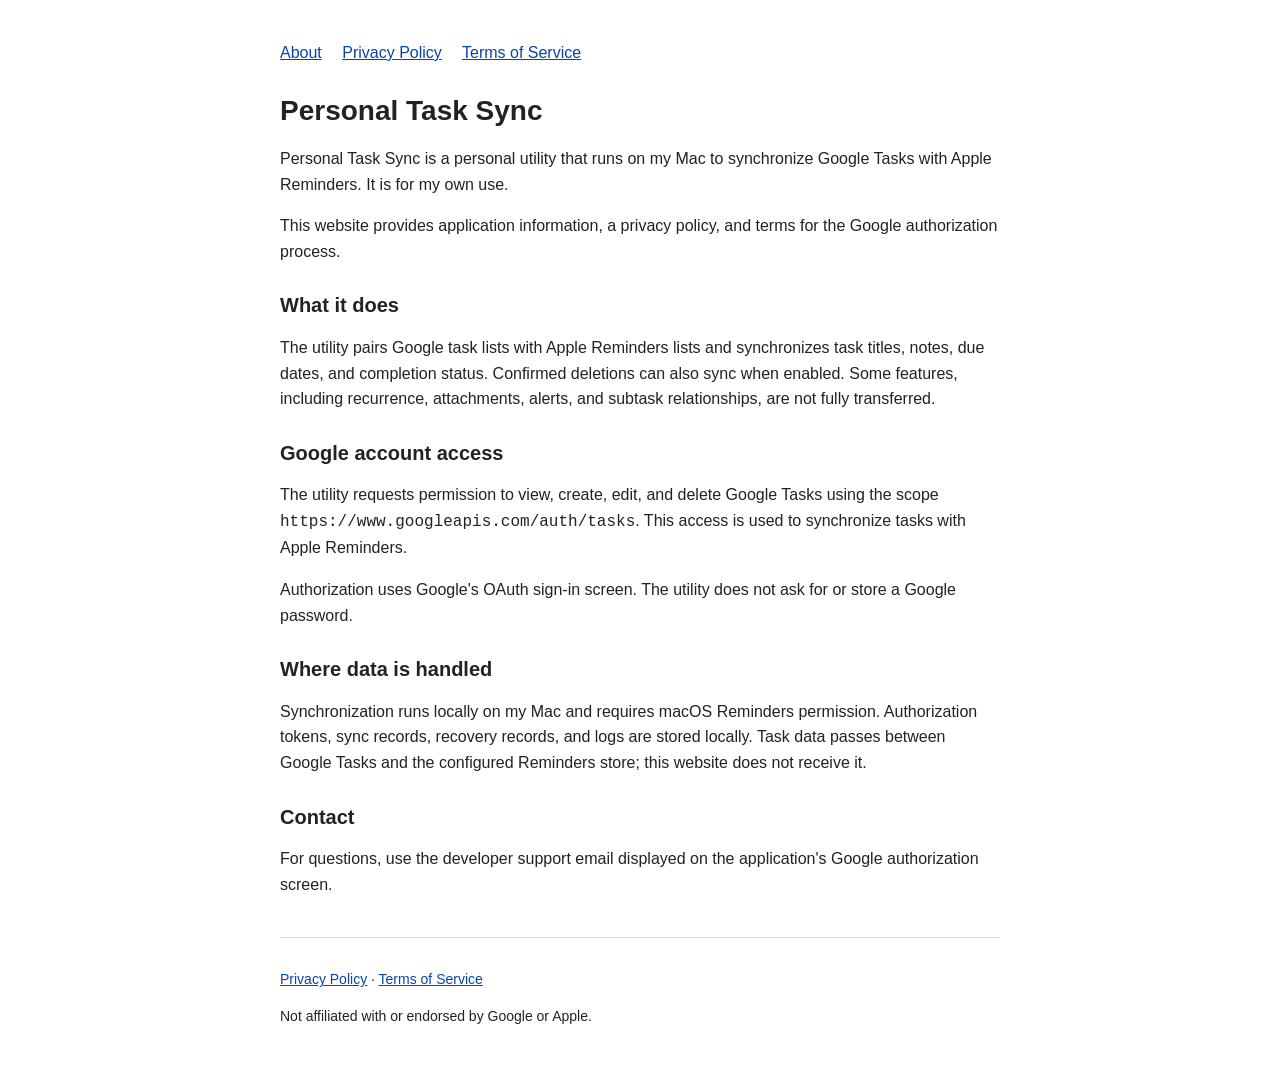
<file: index.html>
<!doctype html>
<html lang="en">
<head>
  <meta charset="utf-8">
  <meta name="viewport" content="width=device-width, initial-scale=1">
  <meta name="description" content="Information about Personal Task Sync, a personal utility for syncing Google Tasks with Apple Reminders.">
  <title>Personal Task Sync</title>
  <link rel="stylesheet" href="styles.css">
</head>
<body>
  <a class="skip" href="#main">Skip to content</a>
  <nav aria-label="Main navigation">
    <a href="index.html" aria-current="page">About</a>
    <a href="privacy.html">Privacy Policy</a>
    <a href="terms.html">Terms of Service</a>
  </nav>
  <main id="main">
    <h1>Personal Task Sync</h1>
    <p>Personal Task Sync is a personal utility that runs on my Mac to synchronize Google Tasks with Apple Reminders. It is for my own use.</p>
    <p>This website provides application information, a privacy policy, and terms for the Google authorization process.</p>
    <h2>What it does</h2>
    <p>The utility pairs Google task lists with Apple Reminders lists and synchronizes task titles, notes, due dates, and completion status. Confirmed deletions can also sync when enabled. Some features, including recurrence, attachments, alerts, and subtask relationships, are not fully transferred.</p>
    <h2>Google account access</h2>
    <p>The utility requests permission to view, create, edit, and delete Google Tasks using the scope <code>https://www.googleapis.com/auth/tasks</code>. This access is used to synchronize tasks with Apple Reminders.</p>
    <p>Authorization uses Google's OAuth sign-in screen. The utility does not ask for or store a Google password.</p>
    <h2>Where data is handled</h2>
    <p>Synchronization runs locally on my Mac and requires macOS Reminders permission. Authorization tokens, sync records, recovery records, and logs are stored locally. Task data passes between Google Tasks and the configured Reminders store; this website does not receive it.</p>
    <h2>Contact</h2>
    <p>For questions, use the developer support email displayed on the application's Google authorization screen.</p>
  </main>
  <footer>
    <p><a href="privacy.html">Privacy Policy</a> · <a href="terms.html">Terms of Service</a></p>
    <p>Not affiliated with or endorsed by Google or Apple.</p>
  </footer>
</body>
</html>
</file>
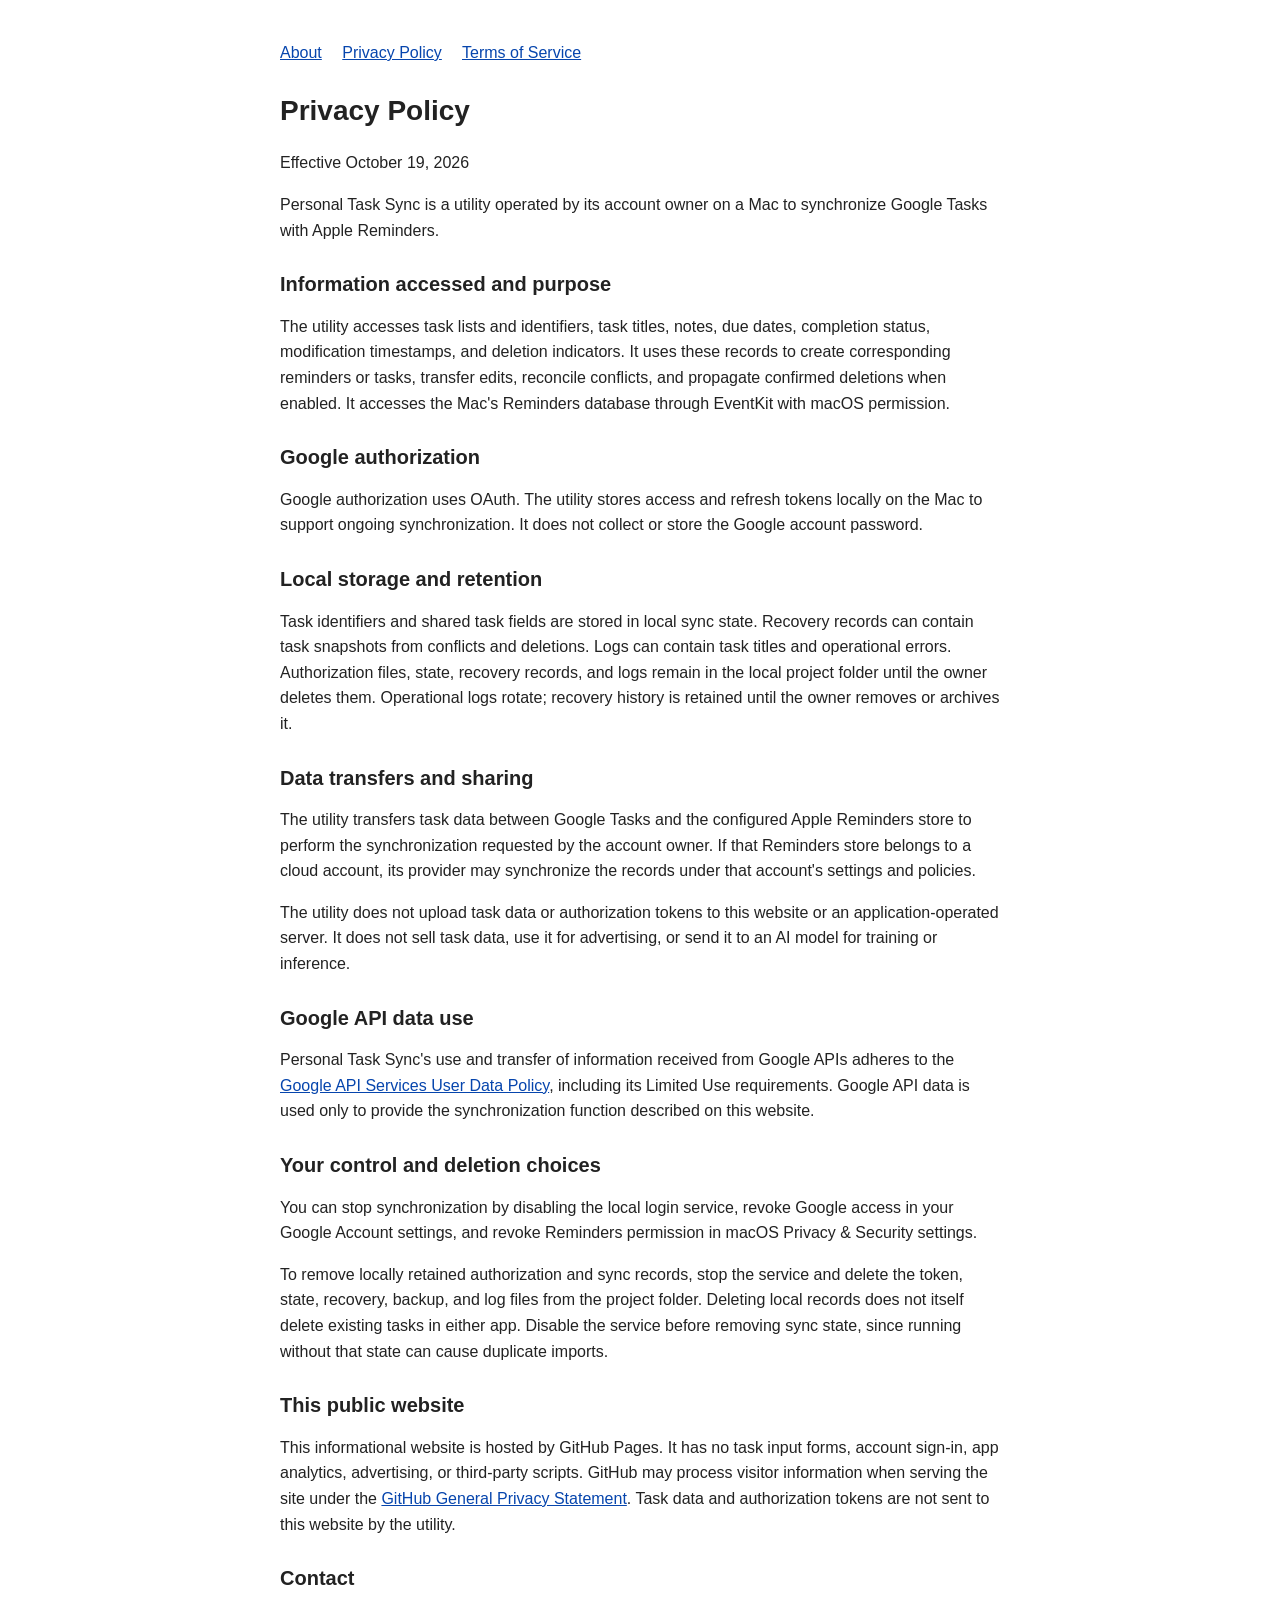
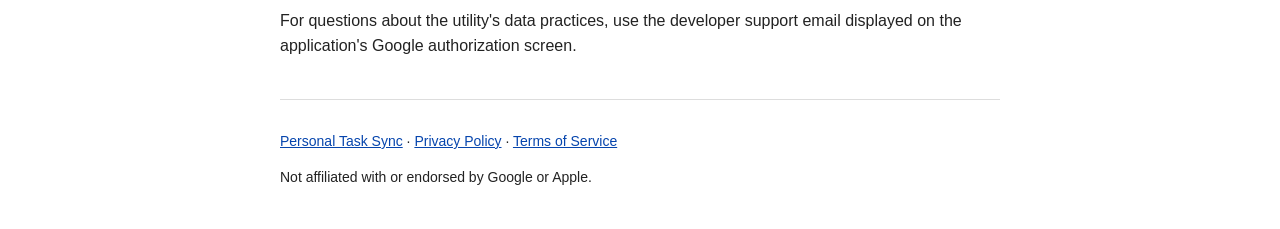
<file: privacy.html>
<!doctype html>
<html lang="en">
<head>
  <meta charset="utf-8"><meta name="viewport" content="width=device-width,initial-scale=1">
  <meta name="description" content="How Personal Task Sync accesses, uses, stores, and transfers task information and Google authorization tokens.">
  <title>Privacy Policy — Personal Task Sync</title><link rel="stylesheet" href="styles.css">
</head>
<body>
  <a class="skip" href="#main">Skip to content</a>
  <nav aria-label="Main navigation">
    <a href="index.html">About</a>
    <a href="privacy.html" aria-current="page">Privacy Policy</a>
    <a href="terms.html">Terms of Service</a>
  </nav>
  <main id="main"><article>
    <h1>Privacy Policy</h1><p>Effective October 19, 2026</p>
    <p>Personal Task Sync is a utility operated by its account owner on a Mac to synchronize Google Tasks with Apple Reminders.</p>
    <h2>Information accessed and purpose</h2>
    <p>The utility accesses task lists and identifiers, task titles, notes, due dates, completion status, modification timestamps, and deletion indicators. It uses these records to create corresponding reminders or tasks, transfer edits, reconcile conflicts, and propagate confirmed deletions when enabled. It accesses the Mac's Reminders database through EventKit with macOS permission.</p>
    <h2>Google authorization</h2>
    <p>Google authorization uses OAuth. The utility stores access and refresh tokens locally on the Mac to support ongoing synchronization. It does not collect or store the Google account password.</p>
    <h2>Local storage and retention</h2>
    <p>Task identifiers and shared task fields are stored in local sync state. Recovery records can contain task snapshots from conflicts and deletions. Logs can contain task titles and operational errors. Authorization files, state, recovery records, and logs remain in the local project folder until the owner deletes them. Operational logs rotate; recovery history is retained until the owner removes or archives it.</p>
    <h2>Data transfers and sharing</h2>
    <p>The utility transfers task data between Google Tasks and the configured Apple Reminders store to perform the synchronization requested by the account owner. If that Reminders store belongs to a cloud account, its provider may synchronize the records under that account's settings and policies.</p>
    <p>The utility does not upload task data or authorization tokens to this website or an application-operated server. It does not sell task data, use it for advertising, or send it to an AI model for training or inference.</p>
    <h2>Google API data use</h2>
    <p>Personal Task Sync's use and transfer of information received from Google APIs adheres to the <a href="https://developers.google.com/terms/api-services-user-data-policy">Google API Services User Data Policy</a>, including its Limited Use requirements. Google API data is used only to provide the synchronization function described on this website.</p>
    <h2>Your control and deletion choices</h2>
    <p>You can stop synchronization by disabling the local login service, revoke Google access in your Google Account settings, and revoke Reminders permission in macOS Privacy &amp; Security settings.</p>
    <p>To remove locally retained authorization and sync records, stop the service and delete the token, state, recovery, backup, and log files from the project folder. Deleting local records does not itself delete existing tasks in either app. Disable the service before removing sync state, since running without that state can cause duplicate imports.</p>
    <h2>This public website</h2>
    <p>This informational website is hosted by GitHub Pages. It has no task input forms, account sign-in, app analytics, advertising, or third-party scripts. GitHub may process visitor information when serving the site under the <a href="https://docs.github.com/en/site-policy/privacy-policies/github-general-privacy-statement">GitHub General Privacy Statement</a>. Task data and authorization tokens are not sent to this website by the utility.</p>
    <h2>Contact</h2>
    <p>For questions about the utility's data practices, use the developer support email displayed on the application's Google authorization screen.</p>
  </article></main>
  <footer>
    <p><a href="index.html">Personal Task Sync</a> · <a href="privacy.html">Privacy Policy</a> · <a href="terms.html">Terms of Service</a></p>
    <p>Not affiliated with or endorsed by Google or Apple.</p>
  </footer>
</body>
</html>
</file>
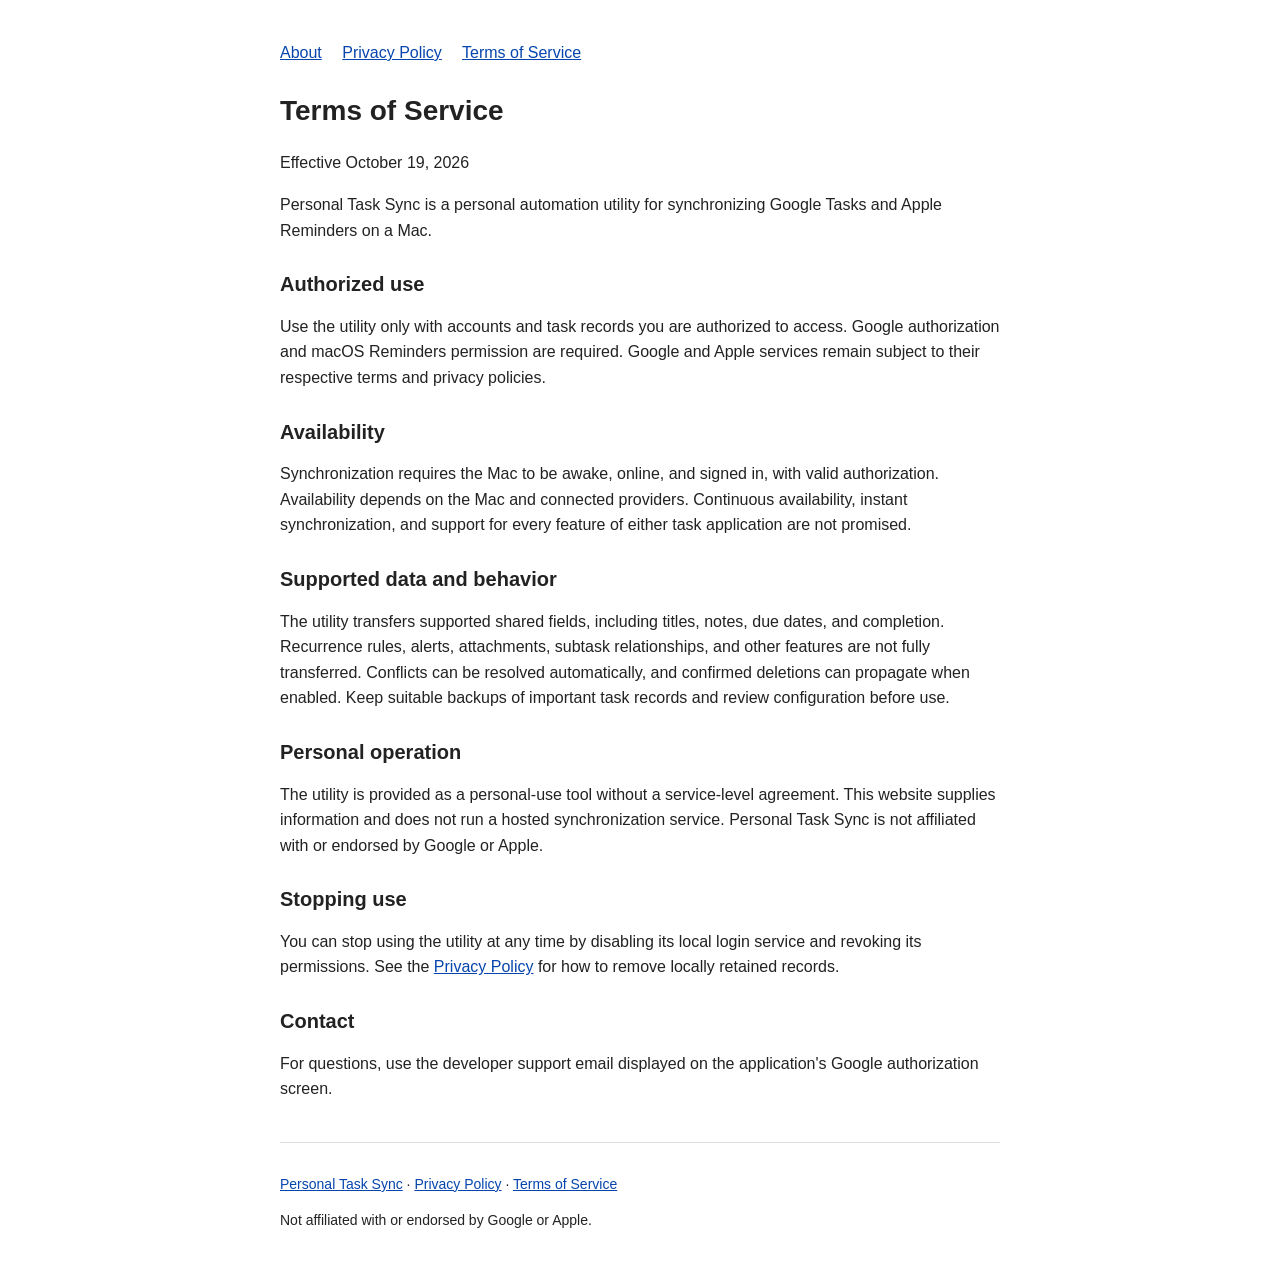
<file: terms.html>
<!doctype html>
<html lang="en">
<head>
  <meta charset="utf-8"><meta name="viewport" content="width=device-width,initial-scale=1">
  <meta name="description" content="Terms for using Personal Task Sync, a personal utility that synchronizes Google Tasks and Apple Reminders on a Mac.">
  <title>Terms of Service — Personal Task Sync</title><link rel="stylesheet" href="styles.css">
</head>
<body>
  <a class="skip" href="#main">Skip to content</a>
  <nav aria-label="Main navigation">
    <a href="index.html">About</a>
    <a href="privacy.html">Privacy Policy</a>
    <a href="terms.html" aria-current="page">Terms of Service</a>
  </nav>
  <main id="main"><article>
    <h1>Terms of Service</h1><p>Effective October 19, 2026</p>
    <p>Personal Task Sync is a personal automation utility for synchronizing Google Tasks and Apple Reminders on a Mac.</p>
    <h2>Authorized use</h2>
    <p>Use the utility only with accounts and task records you are authorized to access. Google authorization and macOS Reminders permission are required. Google and Apple services remain subject to their respective terms and privacy policies.</p>
    <h2>Availability</h2>
    <p>Synchronization requires the Mac to be awake, online, and signed in, with valid authorization. Availability depends on the Mac and connected providers. Continuous availability, instant synchronization, and support for every feature of either task application are not promised.</p>
    <h2>Supported data and behavior</h2>
    <p>The utility transfers supported shared fields, including titles, notes, due dates, and completion. Recurrence rules, alerts, attachments, subtask relationships, and other features are not fully transferred. Conflicts can be resolved automatically, and confirmed deletions can propagate when enabled. Keep suitable backups of important task records and review configuration before use.</p>
    <h2>Personal operation</h2>
    <p>The utility is provided as a personal-use tool without a service-level agreement. This website supplies information and does not run a hosted synchronization service. Personal Task Sync is not affiliated with or endorsed by Google or Apple.</p>
    <h2>Stopping use</h2>
    <p>You can stop using the utility at any time by disabling its local login service and revoking its permissions. See the <a href="privacy.html">Privacy Policy</a> for how to remove locally retained records.</p>
    <h2>Contact</h2>
    <p>For questions, use the developer support email displayed on the application's Google authorization screen.</p>
  </article></main>
  <footer>
    <p><a href="index.html">Personal Task Sync</a> · <a href="privacy.html">Privacy Policy</a> · <a href="terms.html">Terms of Service</a></p>
    <p>Not affiliated with or endorsed by Google or Apple.</p>
  </footer>
</body>
</html>
</file>
<file: styles.css>
body {
  max-width: 720px;
  margin: 40px auto;
  padding: 0 20px;
  color: #222;
  background: #fff;
  font: 16px/1.6 Arial, sans-serif;
}
a { color: #0645ad; }
nav { margin-bottom: 28px; }
nav a { margin-right: 16px; }
h1 { font-size: 28px; line-height: 1.2; }
h2 { margin-top: 28px; font-size: 20px; line-height: 1.3; }
footer { margin-top: 40px; padding-top: 16px; border-top: 1px solid #ddd; font-size: 14px; }
code { overflow-wrap: anywhere; }
.skip { position: absolute; left: -10000px; }
.skip:focus { position: static; }
</file>
